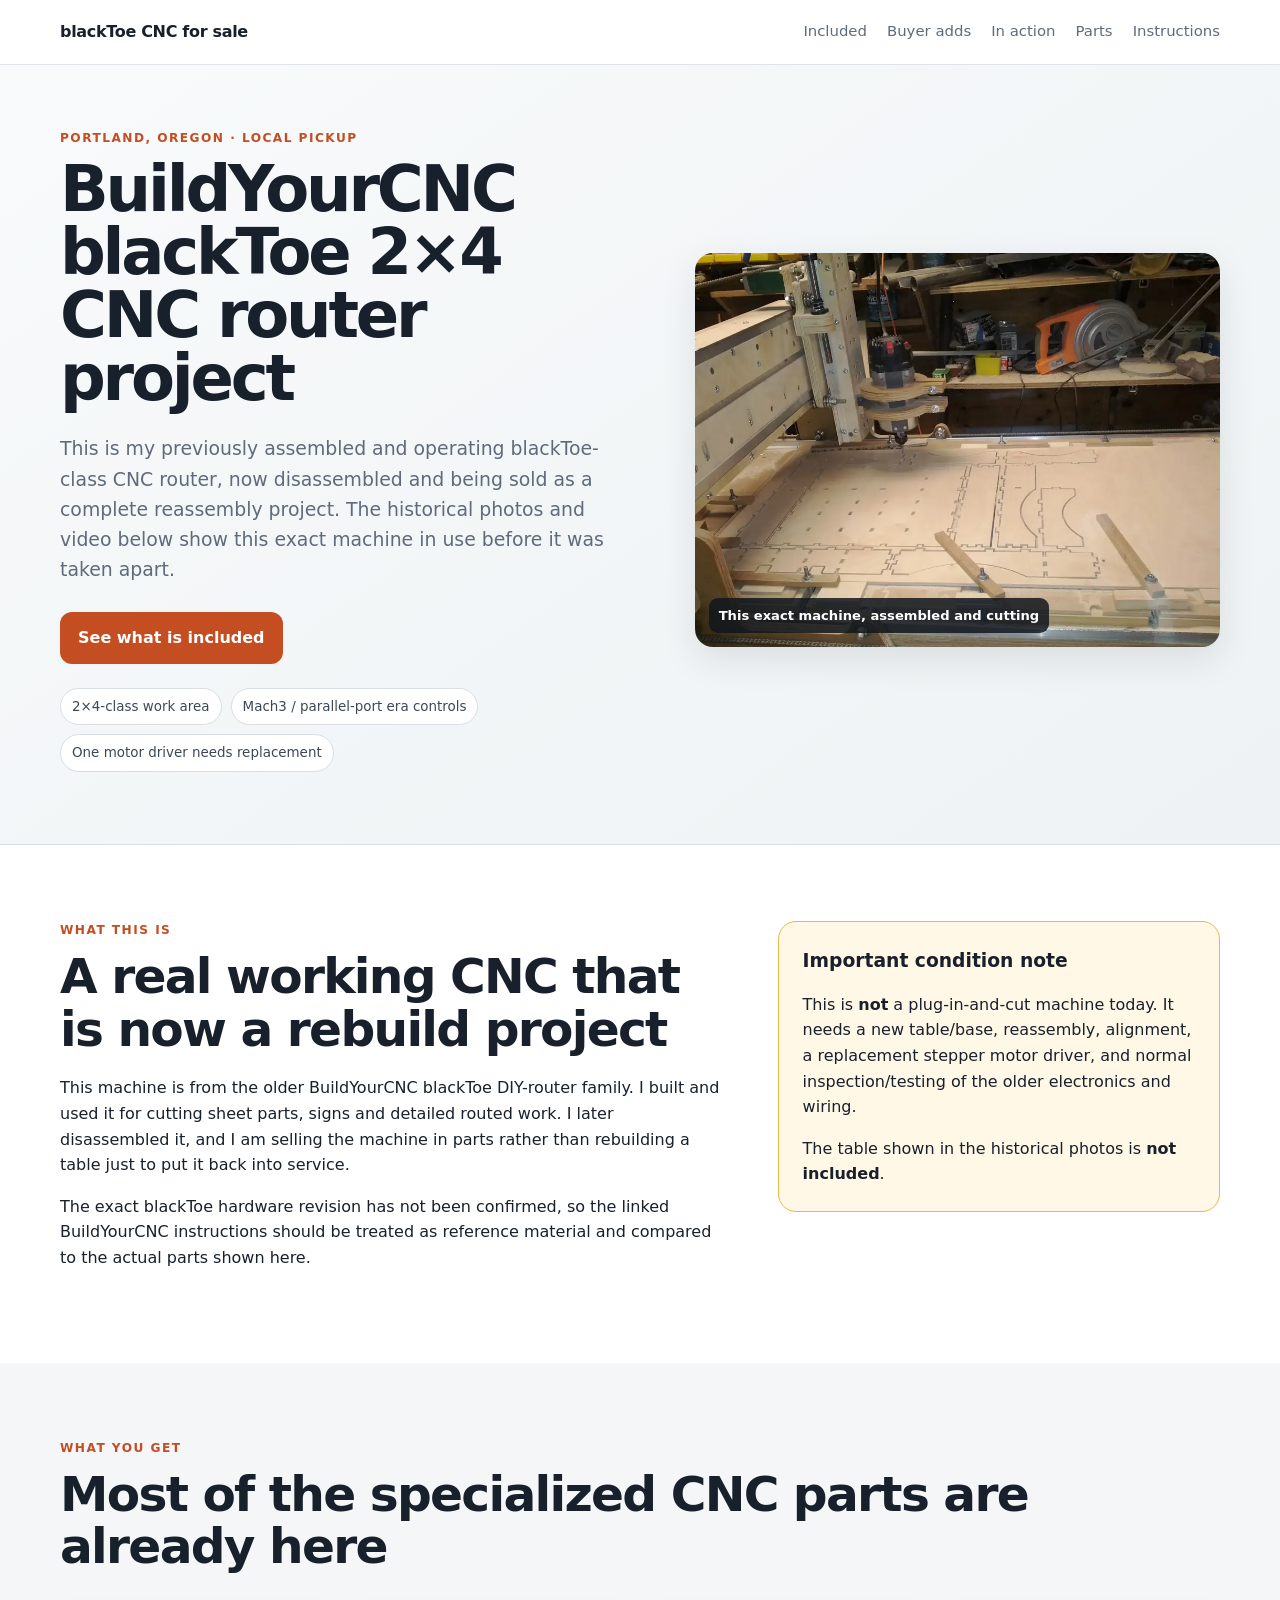
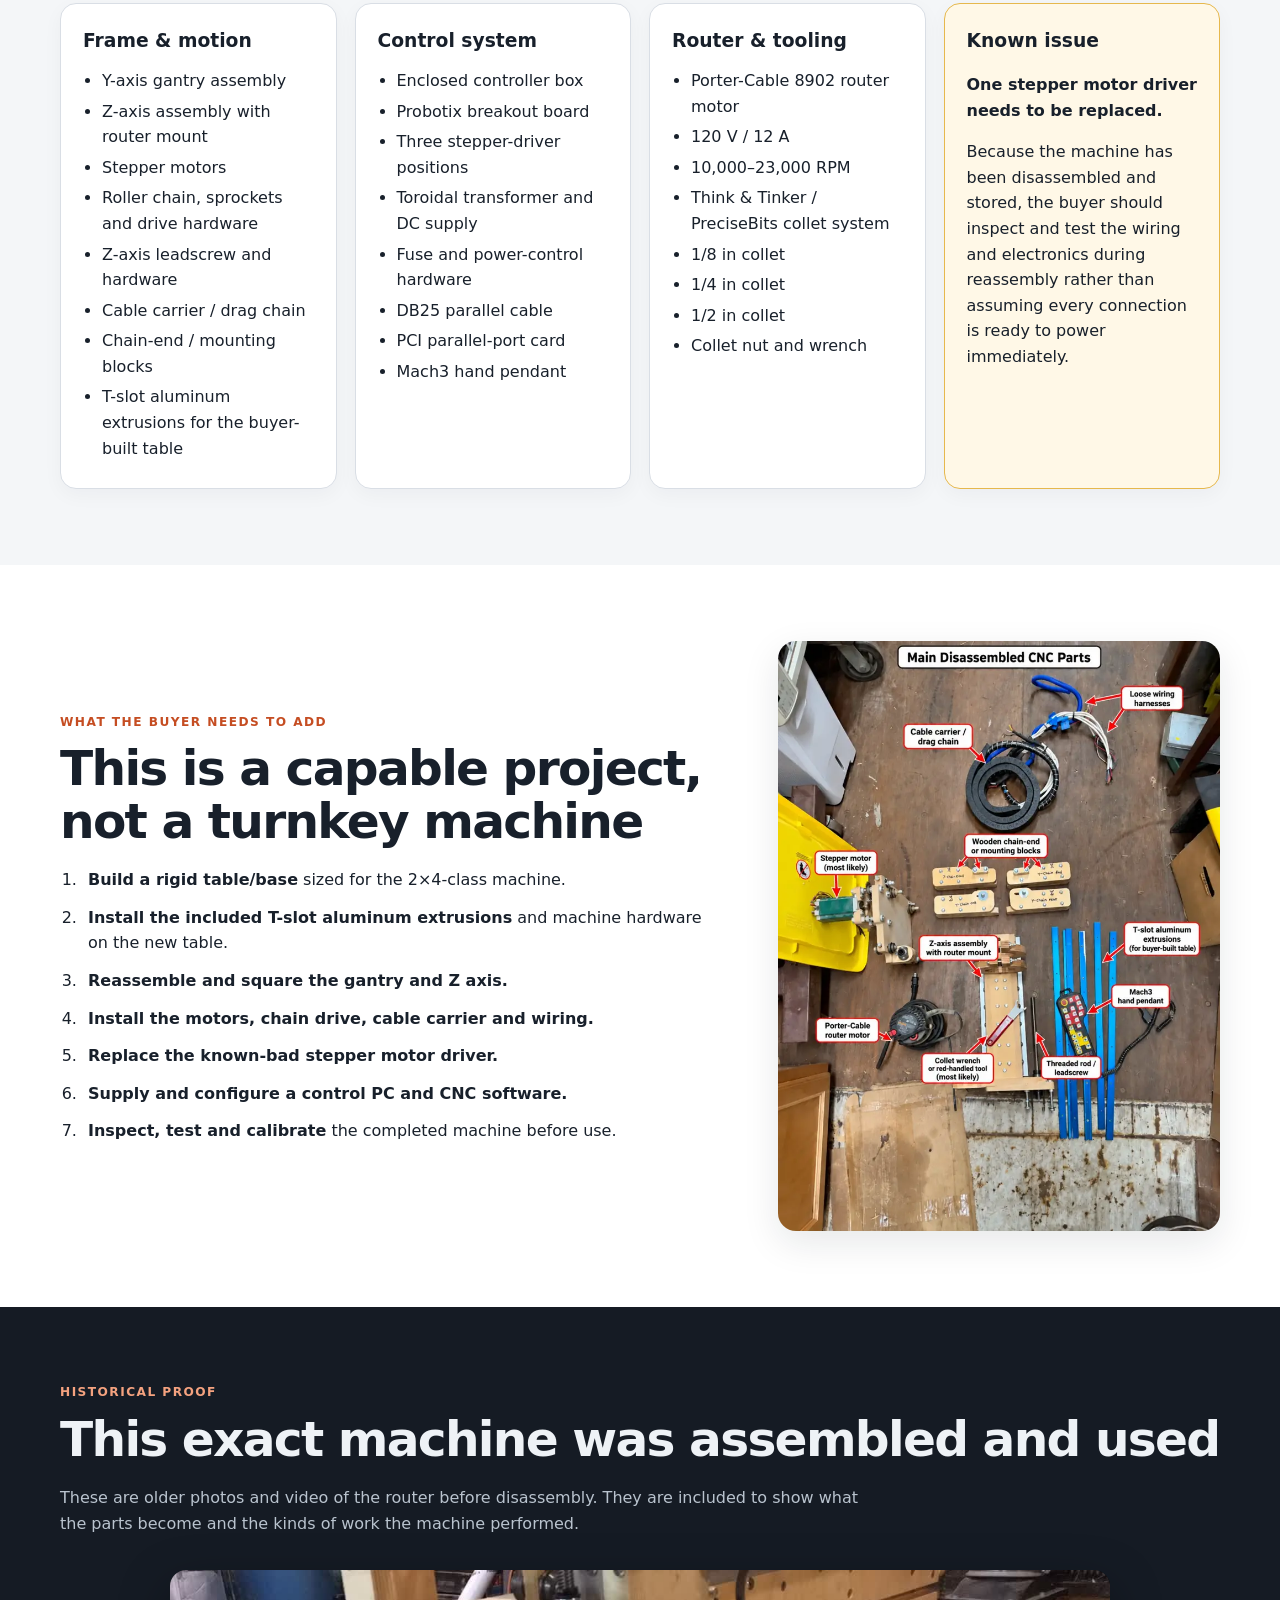
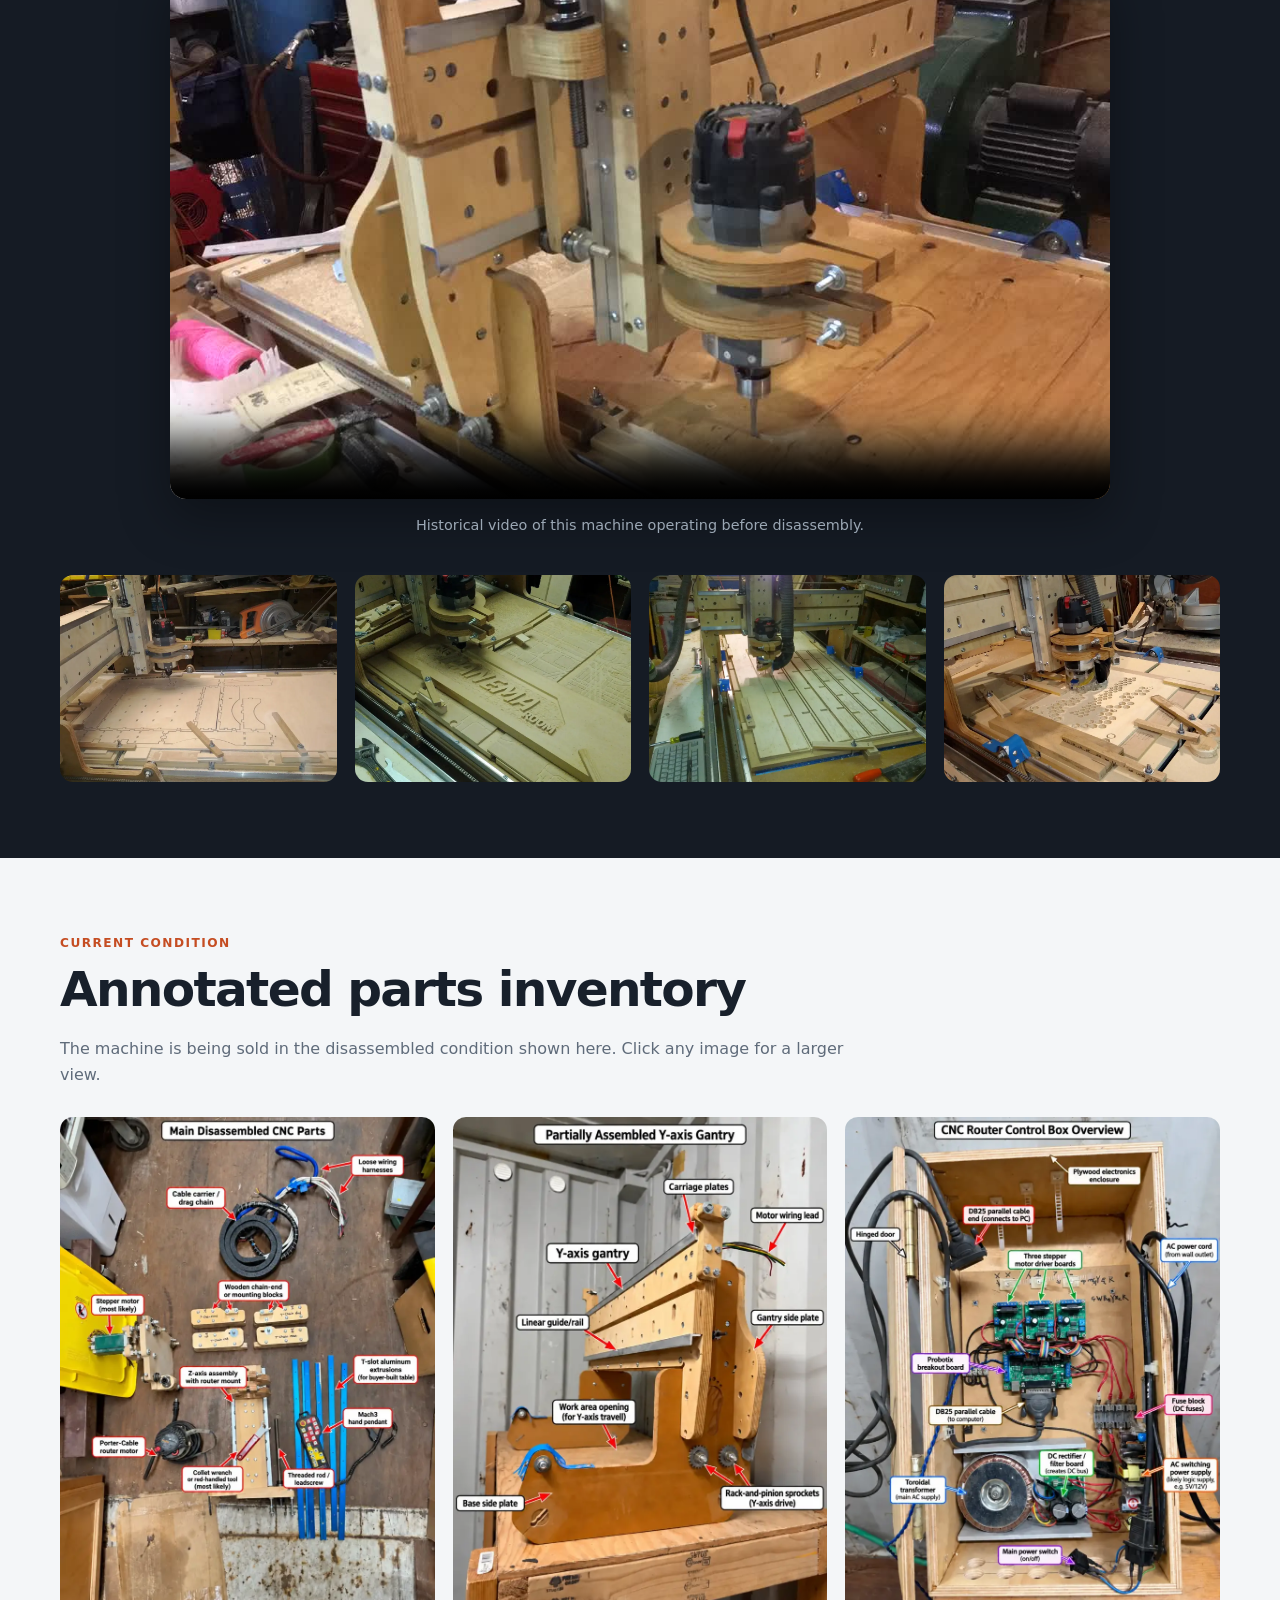
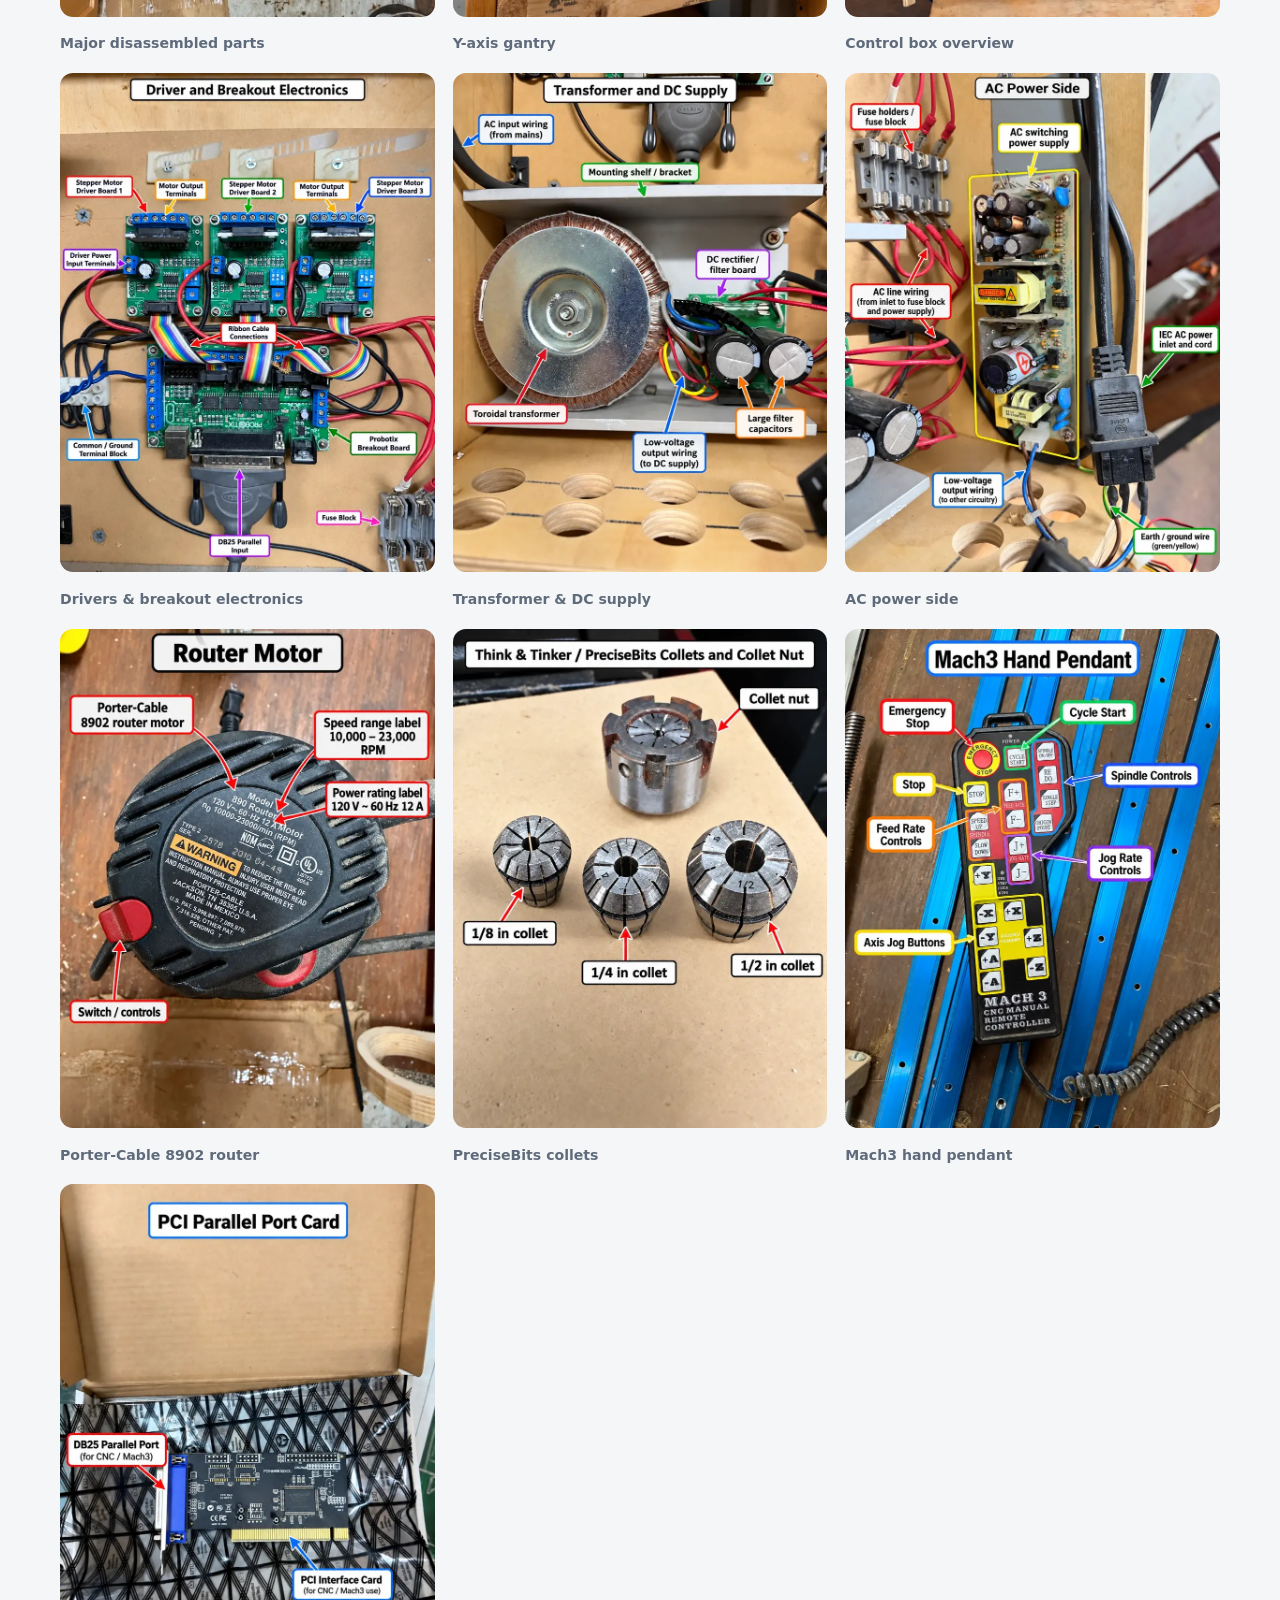
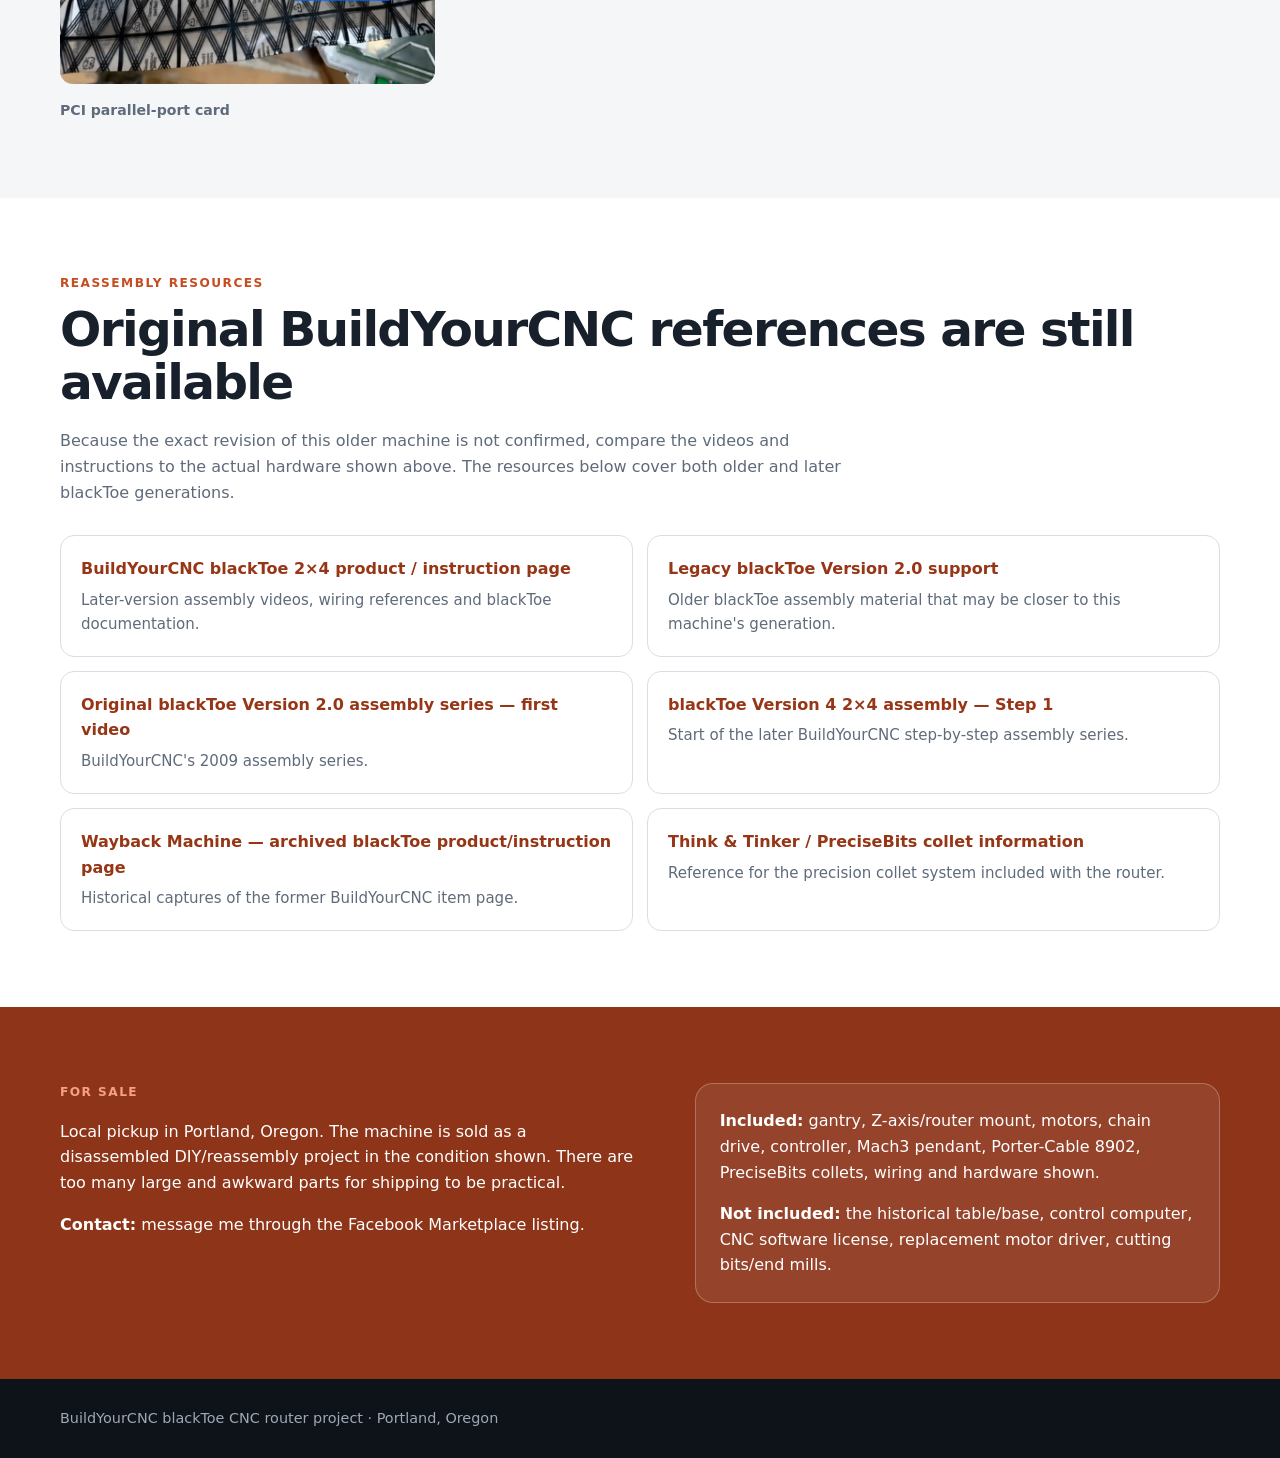
<file: public/index.html>
<!doctype html>
<html lang="en">
<head>
  <meta charset="utf-8">
  <meta name="viewport" content="width=device-width, initial-scale=1">
  <title>BuildYourCNC blackToe 2x4 CNC Router Project</title>
  <meta name="description" content="BuildYourCNC blackToe 2x4-class CNC router project for sale in Portland, Oregon. Previously assembled and operating; now sold disassembled with gantry, Z-axis, controls, Porter-Cable router, tooling, motors and hardware.">
  <meta property="og:title" content="BuildYourCNC blackToe 2x4 CNC Router Project">
  <meta property="og:description" content="Previously assembled and operating. Sold disassembled as a complete reassembly project. ">
  <meta property="og:type" content="website">
  <meta property="og:image" content="assets/images/working/01-cutting-sheet-parts.webp">
  <meta name="theme-color" content="#1f2937">
  <link rel="stylesheet" href="assets/css/style.css">
</head>
<body>
  <header class="site-header">
    <div class="wrap nav-wrap">
      <a class="brand" href="#top">blackToe CNC for sale</a>
      <nav aria-label="Main navigation">
        <a href="#included">Included</a>
        <a href="#needs">Buyer adds</a>
        <a href="#history">In action</a>
        <a href="#inventory">Parts</a>
        <a href="#resources">Instructions</a>
      </nav>
    </div>
  </header>

  <main id="top">
    <section class="hero">
      <div class="wrap hero-grid">
        <div class="hero-copy">
          <p class="eyebrow">Portland, Oregon · Local pickup</p>
          <h1>BuildYourCNC blackToe 2×4 CNC router project</h1>
          <p class="lede">This is my previously assembled and operating blackToe-class CNC router, now disassembled and being sold as a complete reassembly project. The historical photos and video below show this exact machine in use before it was taken apart.</p>
          <div class="price-row">
            
            <a class="button" href="#included">See what is included</a>
          </div>
          <div class="facts">
            <span>2×4-class work area</span>
            <span>Mach3 / parallel-port era controls</span>
            <span>One motor driver needs replacement</span>
          </div>
        </div>
        <button class="hero-image gallery-trigger" type="button" data-full="assets/images/working/01-cutting-sheet-parts.webp" aria-label="Open larger view of CNC router cutting parts">
          <img src="assets/images/working/01-cutting-sheet-parts.webp" alt="Historical photo of this CNC router assembled and cutting sheet material">
          <span class="image-note">This exact machine, assembled and cutting</span>
        </button>
      </div>
    </section>

    <section class="section intro">
      <div class="wrap two-col">
        <div>
          <p class="section-kicker">What this is</p>
          <h2>A real working CNC that is now a rebuild project</h2>
          <p>This machine is from the older BuildYourCNC blackToe DIY-router family. I built and used it for cutting sheet parts, signs and detailed routed work. I later disassembled it, and I am selling the machine in parts rather than rebuilding a table just to put it back into service.</p>
          <p>The exact blackToe hardware revision has not been confirmed, so the linked BuildYourCNC instructions should be treated as reference material and compared to the actual parts shown here.</p>
        </div>
        <div class="notice">
          <h3>Important condition note</h3>
          <p>This is <strong>not</strong> a plug-in-and-cut machine today. It needs a new table/base, reassembly, alignment, a replacement stepper motor driver, and normal inspection/testing of the older electronics and wiring.</p>
          <p>The table shown in the historical photos is <strong>not included</strong>.</p>
        </div>
      </div>
    </section>

    <section id="included" class="section alt">
      <div class="wrap">
        <p class="section-kicker">What you get</p>
        <h2>Most of the specialized CNC parts are already here</h2>
        <div class="cards four">
          <article class="card">
            <h3>Frame & motion</h3>
            <ul>
              <li>Y-axis gantry assembly</li>
              <li>Z-axis assembly with router mount</li>
              <li>Stepper motors</li>
              <li>Roller chain, sprockets and drive hardware</li>
              <li>Z-axis leadscrew and hardware</li>
              <li>Cable carrier / drag chain</li>
              <li>Chain-end / mounting blocks</li>
              <li>T-slot aluminum extrusions for the buyer-built table</li>
            </ul>
          </article>
          <article class="card">
            <h3>Control system</h3>
            <ul>
              <li>Enclosed controller box</li>
              <li>Probotix breakout board</li>
              <li>Three stepper-driver positions</li>
              <li>Toroidal transformer and DC supply</li>
              <li>Fuse and power-control hardware</li>
              <li>DB25 parallel cable</li>
              <li>PCI parallel-port card</li>
              <li>Mach3 hand pendant</li>
            </ul>
          </article>
          <article class="card">
            <h3>Router & tooling</h3>
            <ul>
              <li>Porter-Cable 8902 router motor</li>
              <li>120 V / 12 A</li>
              <li>10,000–23,000 RPM</li>
              <li>Think & Tinker / PreciseBits collet system</li>
              <li>1/8 in collet</li>
              <li>1/4 in collet</li>
              <li>1/2 in collet</li>
              <li>Collet nut and wrench</li>
            </ul>
          </article>
          <article class="card warning-card">
            <h3>Known issue</h3>
            <p><strong>One stepper motor driver needs to be replaced.</strong></p>
            <p>Because the machine has been disassembled and stored, the buyer should inspect and test the wiring and electronics during reassembly rather than assuming every connection is ready to power immediately.</p>
          </article>
        </div>
      </div>
    </section>

    <section id="needs" class="section">
      <div class="wrap two-col needs-grid">
        <div>
          <p class="section-kicker">What the buyer needs to add</p>
          <h2>This is a capable project, not a turnkey machine</h2>
          <ol class="steps">
            <li><strong>Build a rigid table/base</strong> sized for the 2×4-class machine.</li>
            <li><strong>Install the included T-slot aluminum extrusions</strong> and machine hardware on the new table.</li>
            <li><strong>Reassemble and square the gantry and Z axis.</strong></li>
            <li><strong>Install the motors, chain drive, cable carrier and wiring.</strong></li>
            <li><strong>Replace the known-bad stepper motor driver.</strong></li>
            <li><strong>Supply and configure a control PC and CNC software.</strong></li>
            <li><strong>Inspect, test and calibrate</strong> the completed machine before use.</li>
          </ol>
        </div>
        <button class="feature-image gallery-trigger" type="button" data-full="assets/images/annotated/05-disassembled-parts-overview.webp" aria-label="Open larger annotated view of parts included">
          <img loading="lazy" src="assets/images/annotated/05-disassembled-parts-overview.webp" alt="Annotated overview of the disassembled CNC router parts included in the sale">
        </button>
      </div>
    </section>

    <section id="history" class="section dark">
      <div class="wrap">
        <p class="section-kicker light">Historical proof</p>
        <h2>This exact machine was assembled and used</h2>
        <p class="dark-lede">These are older photos and video of the router before disassembly. They are included to show what the parts become and the kinds of work the machine performed.</p>
        <div class="video-wrap">
          <video controls preload="metadata" poster="assets/video/blacktoe-poster.jpg">
            <source src="assets/video/blacktoe-in-action.mp4" type="video/mp4">
            Your browser does not support embedded video.
          </video>
          <p class="caption">Historical video of this machine operating before disassembly.</p>
        </div>
        <div class="photo-grid working-grid">
          <button class="gallery-trigger" type="button" data-full="assets/images/working/01-cutting-sheet-parts.webp"><img loading="lazy" src="assets/images/working/01-cutting-sheet-parts.webp" alt="CNC router cutting sheet parts"></button>
          <button class="gallery-trigger" type="button" data-full="assets/images/working/02-carved-sign.webp"><img loading="lazy" src="assets/images/working/02-carved-sign.webp" alt="Carved sign made on this CNC router"></button>
          <button class="gallery-trigger" type="button" data-full="assets/images/working/03-cutting-panel-edited.webp"><img loading="lazy" src="assets/images/working/03-cutting-panel-edited.webp" alt="CNC router cutting long slots in a panel"></button>
          <button class="gallery-trigger" type="button" data-full="assets/images/working/05-cutting-honeycomb-panel.webp"><img loading="lazy" src="assets/images/working/05-cutting-honeycomb-panel.webp" alt="CNC router machining a detailed honeycomb-style panel"></button>
        </div>
      </div>
    </section>

    <section id="inventory" class="section alt">
      <div class="wrap">
        <p class="section-kicker">Current condition</p>
        <h2>Annotated parts inventory</h2>
        <p class="section-intro">The machine is being sold in the disassembled condition shown here. Click any image for a larger view.</p>
        <div class="photo-grid annotated-grid">
          <figure><button class="gallery-trigger" type="button" data-full="assets/images/annotated/05-disassembled-parts-overview.webp"><img loading="lazy" src="assets/images/annotated/05-disassembled-parts-overview.webp" alt="Annotated overview of disassembled blackToe CNC parts"></button><figcaption>Major disassembled parts</figcaption></figure>
          <figure><button class="gallery-trigger" type="button" data-full="assets/images/annotated/06-y-axis-gantry.webp"><img loading="lazy" src="assets/images/annotated/06-y-axis-gantry.webp" alt="Annotated Y-axis gantry assembly"></button><figcaption>Y-axis gantry</figcaption></figure>
          <figure><button class="gallery-trigger" type="button" data-full="assets/images/annotated/01-control-box-overview.webp"><img loading="lazy" src="assets/images/annotated/01-control-box-overview.webp" alt="Annotated CNC control box overview"></button><figcaption>Control box overview</figcaption></figure>
          <figure><button class="gallery-trigger" type="button" data-full="assets/images/annotated/02-driver-and-breakout-electronics.webp"><img loading="lazy" src="assets/images/annotated/02-driver-and-breakout-electronics.webp" alt="Annotated stepper drivers and Probotix breakout electronics"></button><figcaption>Drivers & breakout electronics</figcaption></figure>
          <figure><button class="gallery-trigger" type="button" data-full="assets/images/annotated/04-transformer-and-dc-supply.webp"><img loading="lazy" src="assets/images/annotated/04-transformer-and-dc-supply.webp" alt="Annotated transformer and DC supply"></button><figcaption>Transformer & DC supply</figcaption></figure>
          <figure><button class="gallery-trigger" type="button" data-full="assets/images/annotated/03-ac-power-side.webp"><img loading="lazy" src="assets/images/annotated/03-ac-power-side.webp" alt="Annotated AC power side of controller"></button><figcaption>AC power side</figcaption></figure>
          <figure><button class="gallery-trigger" type="button" data-full="assets/images/annotated/07-porter-cable-8902-router.webp"><img loading="lazy" src="assets/images/annotated/07-porter-cable-8902-router.webp" alt="Annotated Porter-Cable 8902 router motor"></button><figcaption>Porter-Cable 8902 router</figcaption></figure>
          <figure><button class="gallery-trigger" type="button" data-full="assets/images/annotated/08-precisebits-collets.webp"><img loading="lazy" src="assets/images/annotated/08-precisebits-collets.webp" alt="Annotated PreciseBits collets and collet nut"></button><figcaption>PreciseBits collets</figcaption></figure>
          <figure><button class="gallery-trigger" type="button" data-full="assets/images/annotated/10-mach3-hand-pendant.webp"><img loading="lazy" src="assets/images/annotated/10-mach3-hand-pendant.webp" alt="Annotated Mach3 CNC hand pendant"></button><figcaption>Mach3 hand pendant</figcaption></figure>
          <figure><button class="gallery-trigger" type="button" data-full="assets/images/annotated/09-pci-parallel-port-card.webp"><img loading="lazy" src="assets/images/annotated/09-pci-parallel-port-card.webp" alt="PCI parallel port interface card for CNC control computer"></button><figcaption>PCI parallel-port card</figcaption></figure>
        </div>
      </div>
    </section>

    <section id="resources" class="section">
      <div class="wrap">
        <p class="section-kicker">Reassembly resources</p>
        <h2>Original BuildYourCNC references are still available</h2>
        <p class="section-intro">Because the exact revision of this older machine is not confirmed, compare the videos and instructions to the actual hardware shown above. The resources below cover both older and later blackToe generations.</p>
        <div class="resource-list">
          <a class="resource" href="https://buildyourcnc.com/products/cnc-machine-blacktoe-v4-2x4-milling" target="_blank" rel="noopener">
            <strong>BuildYourCNC blackToe 2×4 product / instruction page</strong>
            <span>Later-version assembly videos, wiring references and blackToe documentation.</span>
          </a>
          <a class="resource" href="https://buildyourcnc.com/en-eu/products/cnc-depreciated-machine-v2-0" target="_blank" rel="noopener">
            <strong>Legacy blackToe Version 2.0 support</strong>
            <span>Older blackToe assembly material that may be closer to this machine's generation.</span>
          </a>
          <a class="resource" href="https://www.youtube.com/watch?v=mGugz9NKz6E" target="_blank" rel="noopener">
            <strong>Original blackToe Version 2.0 assembly series — first video</strong>
            <span>BuildYourCNC's 2009 assembly series.</span>
          </a>
          <a class="resource" href="https://www.youtube.com/watch?v=RxA79KweN0Q" target="_blank" rel="noopener">
            <strong>blackToe Version 4 2×4 assembly — Step 1</strong>
            <span>Start of the later BuildYourCNC step-by-step assembly series.</span>
          </a>
          <a class="resource" href="https://web.archive.org/web/*/https://buildyourcnc.com/item/cnc-machine-blacktoe-v4-2x4" target="_blank" rel="noopener">
            <strong>Wayback Machine — archived blackToe product/instruction page</strong>
            <span>Historical captures of the former BuildYourCNC item page.</span>
          </a>
          <a class="resource" href="https://www.precisebits.com/gateways/ColletsNutsHome.htm" target="_blank" rel="noopener">
            <strong>Think & Tinker / PreciseBits collet information</strong>
            <span>Reference for the precision collet system included with the router.</span>
          </a>
        </div>
      </div>
    </section>

    <section id="contact" class="section sale-section">
      <div class="wrap sale-box">
        <div>
          <p class="section-kicker light">For sale</p>
          
          <p>Local pickup in Portland, Oregon. The machine is sold as a disassembled DIY/reassembly project in the condition shown. There are too many large and awkward parts for shipping to be practical.</p>
          <p><strong>Contact:</strong> message me through the Facebook Marketplace listing.</p>
        </div>
        <div class="sale-summary">
          <p><strong>Included:</strong> gantry, Z-axis/router mount, motors, chain drive, controller, Mach3 pendant, Porter-Cable 8902, PreciseBits collets, wiring and hardware shown.</p>
          <p><strong>Not included:</strong> the historical table/base, control computer, CNC software license, replacement motor driver, cutting bits/end mills.</p>
        </div>
      </div>
    </section>
  </main>

  <footer>
    <div class="wrap">BuildYourCNC blackToe CNC router project · Portland, Oregon</div>
  </footer>

  <dialog id="lightbox" class="lightbox">
    <button type="button" class="lightbox-close" aria-label="Close image">×</button>
    <img id="lightbox-image" alt="Expanded gallery image">
  </dialog>

  <script src="assets/js/site.js"></script>
</body>
</html>
</file>
<file: public/assets/css/style.css>
:root {
  --ink: #18202b;
  --muted: #5f6b7a;
  --line: #d9dee5;
  --paper: #ffffff;
  --soft: #f4f6f8;
  --dark: #151b24;
  --accent: #c54d22;
  --accent-dark: #963616;
  --warn-bg: #fff8e7;
  --warn-border: #e6b84d;
  --radius: 18px;
  --shadow: 0 12px 36px rgba(20, 30, 44, .10);
}

* { box-sizing: border-box; }
html { scroll-behavior: smooth; }
body {
  margin: 0;
  font-family: Inter, ui-sans-serif, system-ui, -apple-system, BlinkMacSystemFont, "Segoe UI", sans-serif;
  color: var(--ink);
  background: var(--paper);
  line-height: 1.6;
}
img, video { display: block; max-width: 100%; }
a { color: inherit; }
button { font: inherit; }
.wrap { width: min(1160px, calc(100% - 40px)); margin: 0 auto; }

.site-header {
  position: sticky;
  top: 0;
  z-index: 20;
  background: rgba(255,255,255,.93);
  backdrop-filter: blur(12px);
  border-bottom: 1px solid rgba(217,222,229,.8);
}
.nav-wrap { min-height: 64px; display: flex; align-items: center; justify-content: space-between; gap: 24px; }
.brand { font-weight: 800; text-decoration: none; letter-spacing: -.02em; }
nav { display: flex; gap: 20px; font-size: .93rem; color: var(--muted); }
nav a { text-decoration: none; }
nav a:hover { color: var(--accent); }

.hero { padding: 64px 0 72px; background: linear-gradient(145deg, #f8fafb 0%, #eef2f4 100%); border-bottom: 1px solid var(--line); }
.hero-grid { display: grid; grid-template-columns: 1.05fr .95fr; gap: 54px; align-items: center; }
.eyebrow, .section-kicker { margin: 0 0 10px; text-transform: uppercase; letter-spacing: .12em; font-weight: 800; font-size: .76rem; color: var(--accent); }
h1 { font-size: clamp(2.4rem, 5vw, 4.9rem); line-height: .98; letter-spacing: -.05em; margin: 0 0 24px; }
h2 { font-size: clamp(1.9rem, 3.8vw, 3.25rem); line-height: 1.08; letter-spacing: -.035em; margin: 0 0 20px; }
h3 { margin: 0 0 12px; font-size: 1.17rem; }
.lede { font-size: 1.18rem; color: var(--muted); max-width: 720px; }
.price-row { margin-top: 28px; display: flex; align-items: center; gap: 22px; flex-wrap: wrap; }
.price { font-size: 2.15rem; font-weight: 900; letter-spacing: -.04em; }
.obo { font-weight: 800; color: var(--muted); }
.button { display: inline-block; text-decoration: none; background: var(--accent); color: white; padding: 13px 18px; border-radius: 12px; font-weight: 800; }
.button:hover { background: var(--accent-dark); }
.facts { display: flex; gap: 9px; flex-wrap: wrap; margin-top: 24px; }
.facts span { background: white; border: 1px solid var(--line); border-radius: 999px; padding: 7px 11px; font-size: .84rem; color: #3d4856; }
.hero-image, .feature-image, .gallery-trigger { border: 0; padding: 0; background: none; cursor: zoom-in; text-align: left; }
.hero-image { border-radius: var(--radius); overflow: hidden; box-shadow: var(--shadow); position: relative; }
.hero-image img { width: 100%; aspect-ratio: 4 / 3; object-fit: cover; }
.image-note { position: absolute; left: 14px; bottom: 14px; padding: 7px 10px; background: rgba(16,22,29,.84); color: white; border-radius: 9px; font-size: .82rem; font-weight: 700; }

.section { padding: 76px 0; }
.section.alt { background: var(--soft); }
.section.dark { background: var(--dark); color: #eef2f6; }
.section-kicker.light { color: #f4a27f; }
.section-intro, .dark-lede { max-width: 800px; color: var(--muted); margin-bottom: 30px; }
.dark-lede { color: #b9c3ce; }
.two-col { display: grid; grid-template-columns: 1.2fr .8fr; gap: 54px; align-items: start; }
.notice { padding: 24px; background: var(--warn-bg); border: 1px solid var(--warn-border); border-radius: var(--radius); }
.notice p:last-child { margin-bottom: 0; }

.cards { display: grid; gap: 18px; margin-top: 30px; }
.cards.four { grid-template-columns: repeat(4, 1fr); }
.card { background: white; border: 1px solid var(--line); border-radius: 16px; padding: 22px; box-shadow: 0 6px 20px rgba(20,30,44,.04); }
.card ul { margin: 0; padding-left: 19px; }
.card li { margin: 5px 0; }
.warning-card { background: var(--warn-bg); border-color: var(--warn-border); }

.needs-grid { align-items: center; }
.steps { padding-left: 22px; }
.steps li { margin: 12px 0; padding-left: 6px; }
.feature-image { overflow: hidden; border-radius: var(--radius); box-shadow: var(--shadow); }
.feature-image img { width: 100%; }

.video-wrap { width: min(940px, 100%); margin: 34px auto 38px; }
.video-wrap video { width: 100%; border-radius: 16px; background: #000; box-shadow: 0 18px 50px rgba(0,0,0,.35); }
.caption { color: #9ba7b4; font-size: .9rem; text-align: center; }
.photo-grid { display: grid; gap: 18px; }
.working-grid { grid-template-columns: repeat(4, 1fr); }
.working-grid button, .annotated-grid button { overflow: hidden; border-radius: 13px; width: 100%; }
.working-grid img { width: 100%; aspect-ratio: 4 / 3; object-fit: cover; transition: transform .18s ease; }
.working-grid button:hover img, .annotated-grid button:hover img { transform: scale(1.02); }
.annotated-grid { grid-template-columns: repeat(3, 1fr); }
.annotated-grid figure { margin: 0; }
.annotated-grid img { width: 100%; aspect-ratio: 3 / 4; object-fit: cover; transition: transform .18s ease; }
figcaption { margin-top: 8px; font-size: .88rem; color: var(--muted); font-weight: 700; }

.resource-list { display: grid; grid-template-columns: repeat(2, 1fr); gap: 14px; }
.resource { display: flex; flex-direction: column; gap: 6px; padding: 20px; border: 1px solid var(--line); border-radius: 14px; text-decoration: none; background: white; }
.resource strong { color: var(--accent-dark); }
.resource span { color: var(--muted); font-size: .94rem; }
.resource:hover { border-color: #b9c1cb; box-shadow: 0 8px 24px rgba(20,30,44,.06); }

.sale-section { background: #8d3419; color: white; }
.sale-box { display: grid; grid-template-columns: 1.05fr .95fr; gap: 54px; }
.sale-section h2 { font-size: clamp(3rem, 6vw, 5rem); margin-bottom: 12px; }
.sale-summary { padding: 24px; border: 1px solid rgba(255,255,255,.25); border-radius: var(--radius); background: rgba(255,255,255,.08); }
.sale-summary p:first-child { margin-top: 0; }
.sale-summary p:last-child { margin-bottom: 0; }
footer { padding: 28px 0; background: #0e131a; color: #9da8b4; font-size: .9rem; }

.lightbox { width: min(96vw, 1200px); max-height: 94vh; border: 0; padding: 0; background: transparent; overflow: visible; }
.lightbox::backdrop { background: rgba(0,0,0,.88); }
.lightbox img { max-width: 96vw; max-height: 90vh; margin: auto; border-radius: 10px; object-fit: contain; }
.lightbox-close { position: fixed; right: 22px; top: 14px; width: 44px; height: 44px; border: 0; border-radius: 999px; font-size: 2rem; line-height: 1; color: white; background: rgba(0,0,0,.65); cursor: pointer; }

@media (max-width: 980px) {
  .hero-grid, .two-col, .sale-box { grid-template-columns: 1fr; }
  .cards.four { grid-template-columns: repeat(2, 1fr); }
  .working-grid { grid-template-columns: repeat(2, 1fr); }
  .annotated-grid { grid-template-columns: repeat(2, 1fr); }
  .resource-list { grid-template-columns: 1fr; }
}

@media (max-width: 680px) {
  .wrap { width: min(100% - 28px, 1160px); }
  .site-header nav { display: none; }
  .hero { padding-top: 40px; }
  .section { padding: 58px 0; }
  .cards.four, .working-grid, .annotated-grid { grid-template-columns: 1fr; }
  .price-row { align-items: flex-start; flex-direction: column; }
}
</file>
